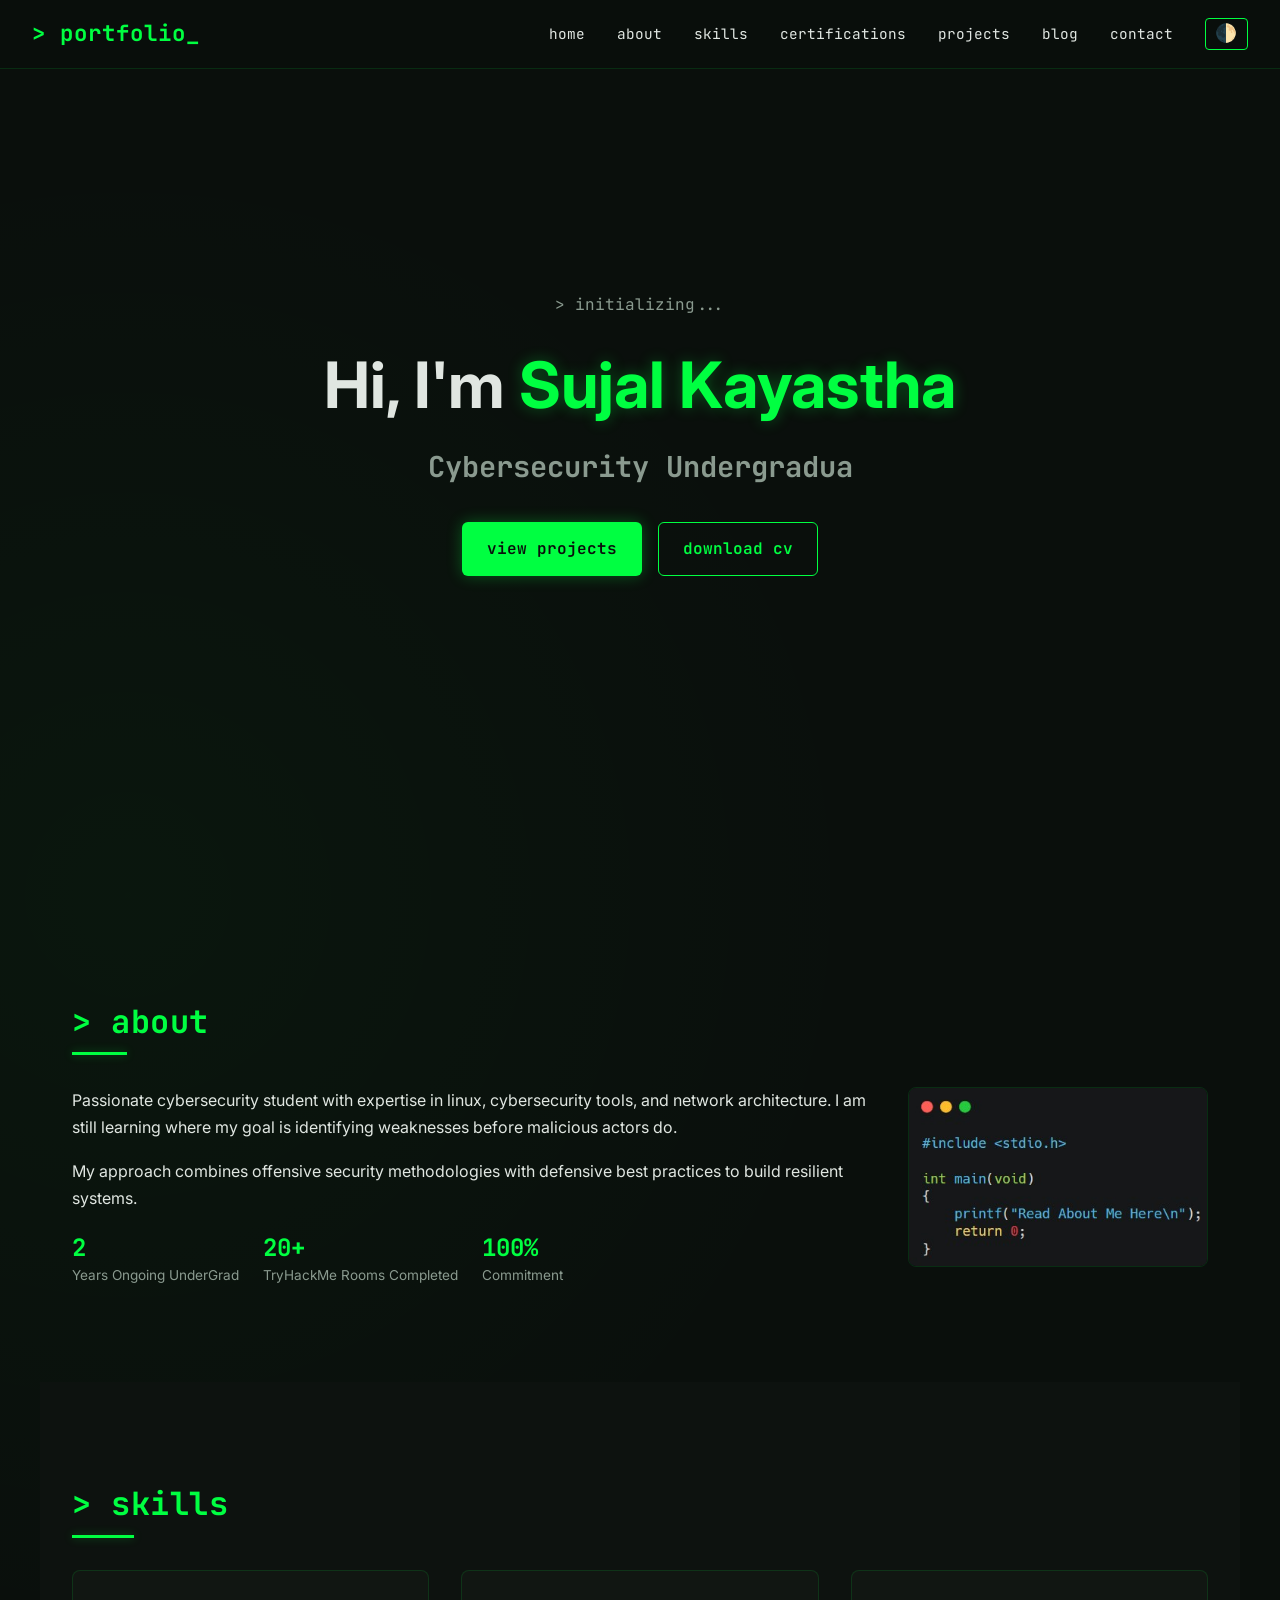
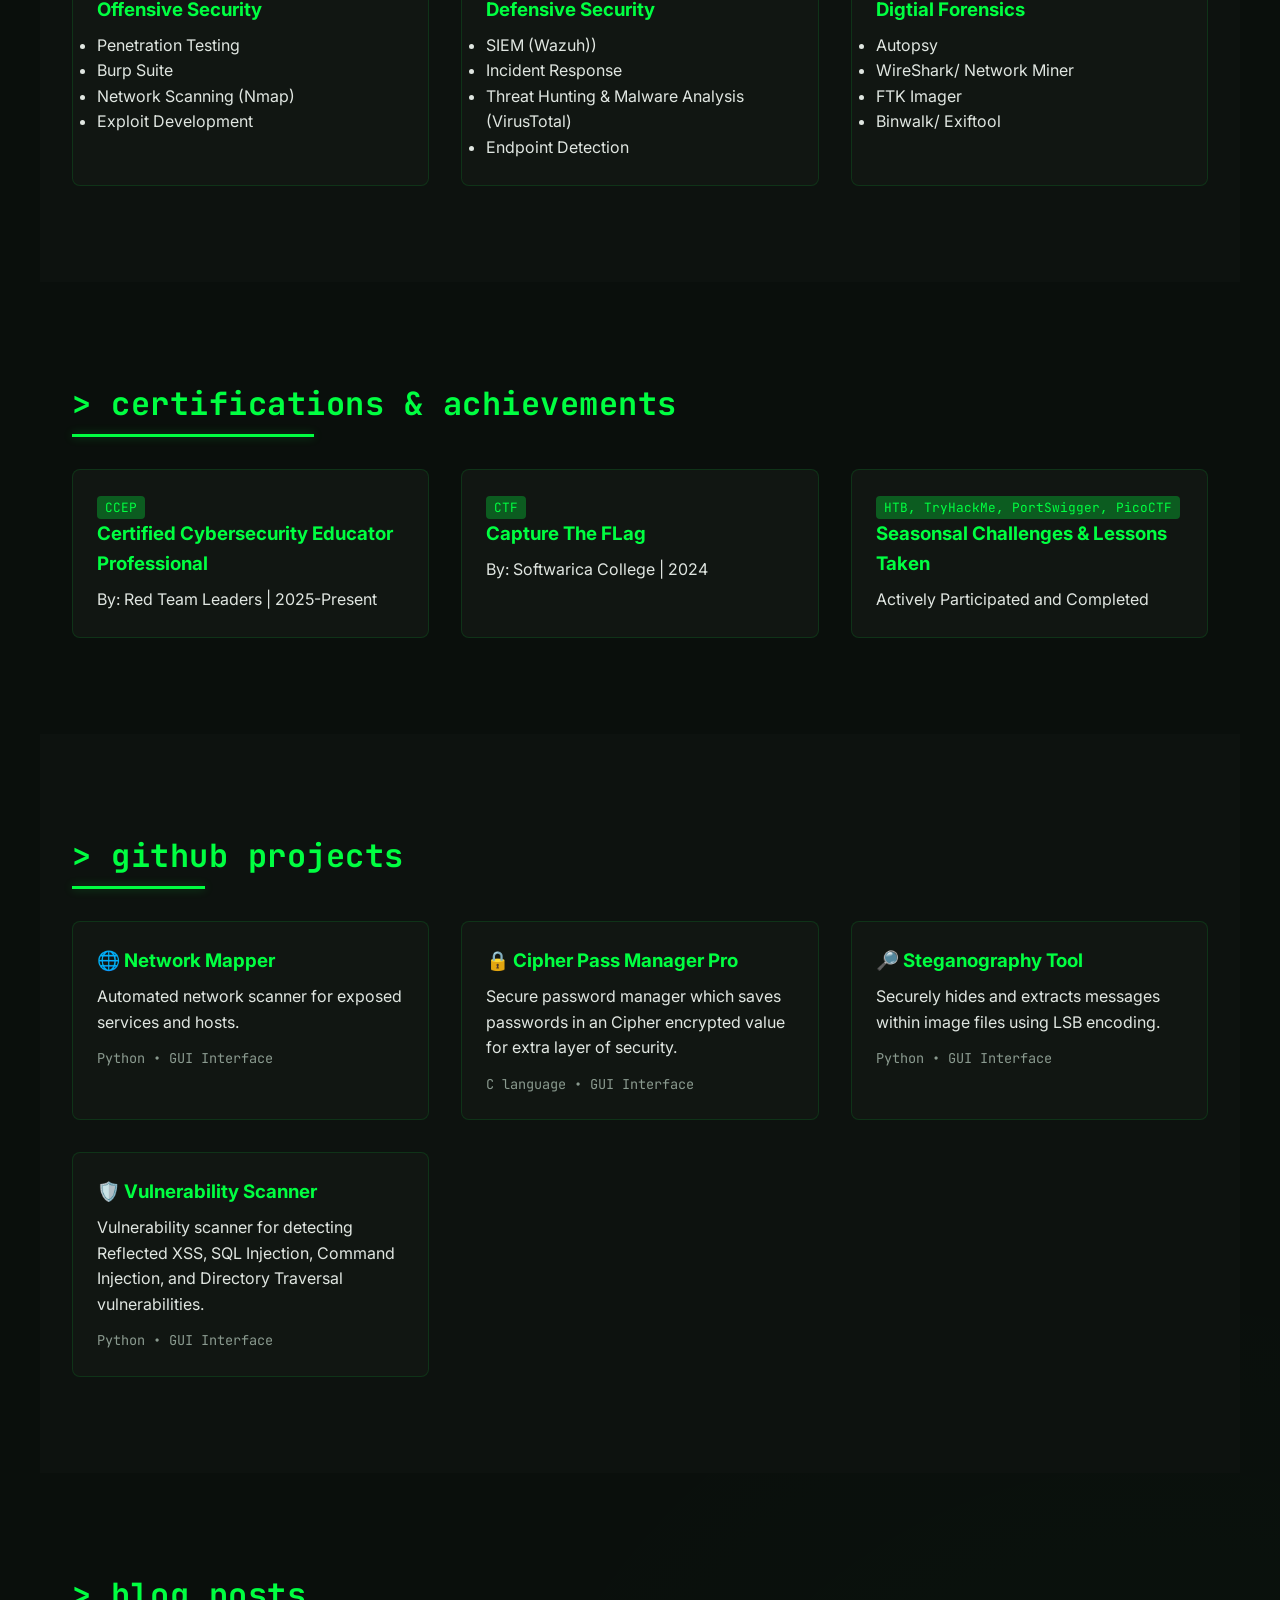
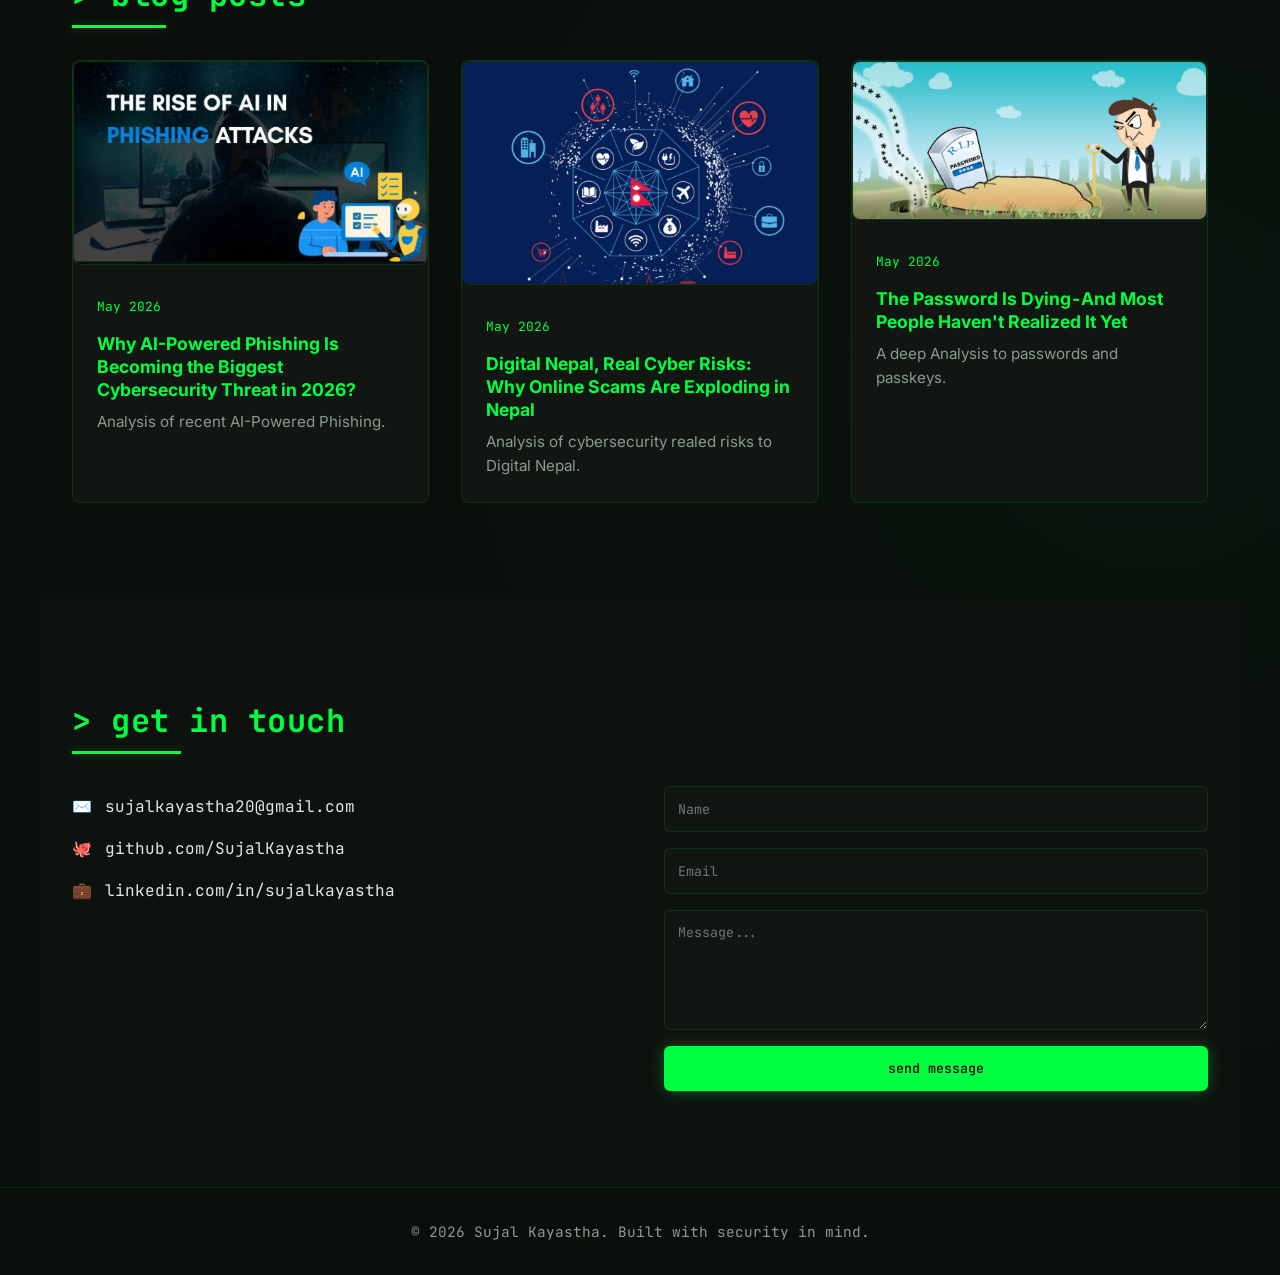
<file: src/index.html>
<!DOCTYPE html>
<html lang="en">
<head>
    <meta charset="UTF-8">
    <meta name="viewport" content="width=device-width, initial-scale=1.0">
    <title>Sujal Kayastha | Portfolio</title>
    <meta name="description" content="Cybersecurity professional portfolio showcasing skills, projects, certifications, and blog posts.">
    
    <!-- FAVICON: Replace with your own in assets/ -->
    <link rel="icon" href="assets/favicon.ico" type="image/x-icon">
    
    <!-- Fonts: Terminal-style + Modern Sans -->
    <link rel="preconnect" href="https://fonts.googleapis.com">
    <link rel="preconnect" href="https://fonts.gstatic.com" crossorigin>
    <link href="https://fonts.googleapis.com/css2?family=JetBrains+Mono:wght@400;700&family=Inter:wght@300;400;600;700&display=swap" rel="stylesheet">
    
    <link rel="stylesheet" href="css/style.css">
    <!-- Ensures CSS knows if JS is loaded -->
    <script>document.documentElement.classList.add('js-loaded');</script>
    </head>
<body>
    <!-- NAVIGATION -->
    <nav class="navbar">
        <div class="logo">&gt; portfolio<span class="cursor">_</span></div>
        <button class="menu-toggle" aria-label="Toggle menu">☰</button>
        <ul class="nav-links">
            <li><a href="#home">home</a></li>
            <li><a href="#about">about</a></li>
            <li><a href="#skills">skills</a></li>
            <li><a href="#certifications">certifications</a></li>
            <li><a href="#projects">projects</a></li>
            <li><a href="#blog">blog</a></li>
            <li><a href="#contact">contact</a></li>
            <li><button id="theme-toggle" aria-label="Toggle theme">🌓</button></li>
        </ul>
    </nav>

    <main>
        <!-- HOME / HERO -->
        <section id="home" class="hero">
            <div class="hero-content animate-on-scroll">
                <p class="terminal-prompt">&gt; initializing...</p>
                <h1>Hi, I'm <span class="highlight">Sujal Kayastha</span></h1>
                <h2 class="typewriter">Cybersecurity Undergraduate </h2>
                <div class="cta-buttons">
                    <a href="#projects" class="btn btn-primary">view projects</a>
                    <a href="cv/cv.pdf" class="btn btn-secondary" download>download cv</a>
                </div>
            </div>
        </section>

        <!-- ABOUT -->
        <section id="about" class="section">
            <div class="container">
                <h2 class="section-title animate-on-scroll">&gt; about</h2>
                <div class="about-grid animate-on-scroll">
                    <div class="about-text">
                        <!-- EDIT: Replace with your bio -->
                        <p>Passionate cybersecurity student with expertise in linux, cybersecurity tools, and network architecture. I am still learning where my goal is identifying weaknesses before malicious actors do.</p>
                        <p>My approach combines offensive security methodologies with defensive best practices to build resilient systems.</p>
                        <div class="stats">
                            <div class="stat"><span class="number">2</span><span class="label">Years Ongoing UnderGrad</span></div>
                            <div class="stat"><span class="number">20+</span><span class="label">TryHackMe Rooms Completed</span></div>
                            <div class="stat"><span class="number">100%</span><span class="label">Commitment</span></div>
                        </div>
                    </div>
                    <!-- EDIT: Replace src with your photo -->
                    <div class="about-image">
                    <img src="assets/about.jpg" alt="About me photo" width="393" height="235" loading="lazy">
                    </div>
                </div>
            </div>
        </section>

        <!-- SKILLS -->
        <section id="skills" class="section bg-alt">
            <div class="container">
                <h2 class="section-title animate-on-scroll">&gt; skills</h2>
                <div class="skills-grid">
                    <!-- EDIT: Add/remove skill categories and items -->
                    <div class="skill-card animate-on-scroll">
                        <h3>Offensive Security</h3>
                        <ul>
                            <li>Penetration Testing</li>
                            <li>Burp Suite</li>
                            <li>Network Scanning (Nmap)</li>
                            <li>Exploit Development</li>
                        </ul>
                    </div>
                    <div class="skill-card animate-on-scroll">
                        <h3>Defensive Security</h3>
                        <ul>
                            <li>SIEM (Wazuh))</li>
                            <li>Incident Response</li>
                            <li>Threat Hunting & Malware Analysis (VirusTotal)</li>
                            <li>Endpoint Detection</li>
                        </ul>
                    </div>
                    <div class="skill-card animate-on-scroll">
                        <h3>Digtial Forensics</h3>
                        <ul>
                            <li>Autopsy</li>
                            <li>WireShark/ Network Miner</li>
                            <li>FTK Imager</li>
                            <li>Binwalk/ Exiftool</li>
                        </ul>
                    </div>
                </div>
            </div>
        </section>

        <!-- CERTIFICATIONS & ACHIEVEMENTS -->
        <section id="certifications" class="section">
            <div class="container">
                <h2 class="section-title animate-on-scroll">&gt; certifications & achievements</h2>
                <div class="certs-grid">
                    <!-- EDIT: Replace with your certs -->
                    <div class="cert-card animate-on-scroll">
                        <span class="cert-badge">CCEP</span>
                        <h3>Certified Cybersecurity Educator Professional</h3>
                        <p>By: Red Team Leaders | 2025-Present</p>
                    </div>
                    <div class="cert-card animate-on-scroll">
                        <span class="cert-badge">CTF</span>
                        <h3>Capture The FLag</h3>
                        <p>By: Softwarica College | 2024</p>
                    </div>
                    <div class="cert-card animate-on-scroll">
                        <span class="cert-badge">HTB, TryHackMe, PortSwigger, PicoCTF</span>
                        <h3>Seasonsal Challenges & Lessons Taken</h3>
                        <p>Actively Participated and Completed</p>
                    </div>
                </div>
            </div>
        </section>

        <!-- GITHUB PROJECTS -->
        <section id="projects" class="section bg-alt">
            <div class="container">
                <h2 class="section-title animate-on-scroll">&gt; github projects</h2>
                <div class="projects-grid">
                    <!-- EDIT: Replace with your GitHub projects -->
                    <a href="https://github.com/SujalKayastha/Network-Mapper-Python" target="_blank" class="project-card animate-on-scroll">
                        <h3>🌐 Network Mapper</h3>
                        <p>Automated network scanner for exposed services and hosts.</p>
                        <span class="tech-tags">Python • GUI Interface </span>
                    </a>
                    <a href="https://github.com/SujalKayastha/Cipher-Pass-Manager-Pro" target="_blank" class="project-card animate-on-scroll">
                        <h3>🔒 Cipher Pass Manager Pro</h3>
                        <p>Secure password manager which saves passwords in an Cipher encrypted value for extra layer of security.</p>
                        <span class="tech-tags">C language • GUI Interface</span>
                    </a>
                    <a href="https://github.com/SujalKayastha/Steganography-Tool-GUI" target="_blank" class="project-card animate-on-scroll"> 
                        <h3>🔎 Steganography Tool</h3>
                        <p>Securely hides and extracts messages within image files using LSB encoding.</p>
                        <span class="tech-tags">Python • GUI Interface </span>

                    </a>
                    <a href="https://github.com/SujalKayastha/Vulnerability-Scanner-GUI"
                    target="_blank"
                    class="project-card animate-on-scroll project-card--center">
                        <h3>🛡️ Vulnerability Scanner</h3>
                        <p>Vulnerability scanner for detecting Reflected XSS, SQL Injection, Command Injection, and Directory Traversal vulnerabilities.</p>
                        <span class="tech-tags">Python • GUI Interface</span>
                    </a>
                </div>
            </div>
        </section>

        <!-- BLOG / MEDIUM -->
        <section id="blog" class="section">
            <div class="container">
                <h2 class="section-title animate-on-scroll">&gt; blog posts</h2>
                <div class="blog-grid">
                    <!-- EDIT: Replace with your Medium article links -->
                    <a href="https://medium.com/@sujalkayastha20/why-ai-powered-phishing-is-becoming-the-biggest-cybersecurity-threat-in-2026-1c405f93f316?source=friends_link&sk=066c619f28b89e7d3f2a10c5d58dc5dd" target="_blank" class="blog-card animate-on-scroll">
                    <div class="blog-image-wrapper"><img src="assets/phishing.jpg" alt="Phishing article thumbnail"  width="936" height="533" loading="lazy"></div>
                        <span class="date">May 2026</span>
                        <h3>Why AI-Powered Phishing Is Becoming the Biggest Cybersecurity Threat in 2026?</h3>
                        <p>Analysis of recent AI-Powered Phishing.</p>
                    </a>
                    <a href="https://medium.com/@sujalkayastha20/digital-nepal-real-cyber-risks-why-online-scams-are-exploding-in-nepal-21513e565d72" target="_blank" class="blog-card animate-on-scroll">
                    <div class="blog-image-wrapper"><img src="assets/DigitalNepal.jpg" alt="Phishing article thumbnail"  width="998" height="625" loading="lazy"></div>
                        <span class="date">May 2026</span>
                        <h3>Digital Nepal, Real Cyber Risks: Why Online Scams Are Exploding in Nepal</h3>
                        <p>Analysis of cybersecurity realed risks to Digital Nepal.</p>
                    </a>
                    <a href="https://medium.com/@sujalkayastha20/the-password-is-dying-and-most-people-havent-realized-it-yet-7684ecb46392" target="_blank" class="blog-card animate-on-scroll">
                        <div class="blog-image-wrapper"><img src="assets/password.jpg" alt="Phishing article thumbnail"  width="998" height="442" loading="lazy"></div>
                        <span class="date">May 2026</span>
                        <h3>The Password Is Dying - And Most People Haven't Realized It Yet</h3>
                        <p>A deep Analysis to passwords and passkeys.</p>
                    </a>
                </div>
            </div>
        </section>

        <!-- CONTACT -->
        <section id="contact" class="section bg-alt">
            <div class="container">
                <h2 class="section-title animate-on-scroll">&gt; get in touch</h2>
                <div class="contact-grid animate-on-scroll">
                    <div class="contact-info">
                        <!-- EDIT: Replace with your actual links -->
                        <a href="mailto:sujalkayastha20@gmail.com" class="contact-item">
                            <span class="icon">✉️</span> sujalkayastha20@gmail.com
                        </a>
                        <a href="https://github.com/SujalKayastha" target="_blank" class="contact-item">
                            <span class="icon">🐙</span> github.com/SujalKayastha
                        </a>
                        <a href="https://www.linkedin.com/in/sujalkayastha/" target="_blank" class="contact-item">
                            <span class="icon">💼</span> linkedin.com/in/sujalkayastha
                        </a>
                    </div>
                    <form class="contact-form" action="https://formspree.io/f/mkoyvbwb" method="POST">
                        <input type="text" name="name" placeholder="Name" required>
                        <input type="email" name="email" placeholder="Email" required>
                        <textarea name="message" placeholder="Message..." required></textarea>
                        <button type="submit" class="btn btn-primary">send message</button>
                    </form>
                </div>
            </div>
        </section>
    </main>

    <footer>
        <p>&copy; <span id="year"></span> Sujal Kayastha. Built with security in mind.</p>
    </footer>

    <script src="js/script.js"></script>
</body>
</html>
</file>
<file: src/css/style.css>
:root {
    /* Dark Theme (Default) */
    --bg: #0a0f0c;
    --bg-alt: #0d120f;
    --text: #e0e6e1;
    --text-muted: #8a9a8f;
    --accent: #00ff41;
    --accent-glow: rgba(0, 255, 65, 0.3);
    --card-bg: #111612;
    --border: #00ff4120;
    --shadow: 0 4px 20px rgba(0, 255, 65, 0.08);
    --terminal: 'JetBrains Mono', monospace;
    --body: 'Inter', sans-serif;
}

.light-mode {
    --bg: #f5f7f5;
    --bg-alt: #e8ecea;
    --text: #1a241e;
    --text-muted: #5a6a5f;
    --accent: #008f23;
    --accent-glow: rgba(0, 143, 35, 0.2);
    --card-bg: #ffffff;
    --border: #008f2330;
    --shadow: 0 4px 20px rgba(0, 143, 35, 0.08);
}

* {
    margin: 0;
    padding: 0;
    box-sizing: border-box;
    scroll-behavior: smooth;
}

body {
    font-family: var(--body);
    background-color: var(--bg);
    color: var(--text);
    line-height: 1.6;
    transition: background-color 0.4s ease, color 0.4s ease;
    background-image: radial-gradient(circle at 10% 20%, rgba(0, 255, 65, 0.03) 0%, transparent 20%),
                      radial-gradient(circle at 90% 80%, rgba(0, 255, 65, 0.02) 0%, transparent 20%);
}

/* NAVBAR */
.navbar {
    position: fixed;
    top: 0;
    width: 100%;
    background: rgba(10, 15, 12, 0.85);
    backdrop-filter: blur(10px);
    padding: 1rem 2rem;
    display: flex;
    justify-content: space-between;
    align-items: center;
    z-index: 1000;
    border-bottom: 1px solid var(--border);
}

.light-mode .navbar { background: rgba(245, 247, 245, 0.9); }

.logo {
    font-family: var(--terminal);
    font-weight: 700;
    font-size: 1.4rem;
    color: var(--accent);
    letter-spacing: 1px;
}

.cursor { animation: blink 1s infinite; }

.nav-links {
    display: flex;
    list-style: none;
    gap: 2rem;
    align-items: center;
}

.nav-links a {
    color: var(--text);
    text-decoration: none;
    font-family: var(--terminal);
    font-size: 0.9rem;
    position: relative;
    padding: 0.2rem 0;
    transition: color 0.3s;
}

.nav-links a::after {
    content: '';
    position: absolute;
    bottom: -2px;
    left: 0;
    width: 0;
    height: 2px;
    background: var(--accent);
    transition: width 0.3s;
}

.nav-links a:hover { color: var(--accent); }
.nav-links a:hover::after { width: 100%; }

#theme-toggle {
    background: none;
    border: 1px solid var(--accent);
    color: var(--accent);
    padding: 0.3rem 0.6rem;
    border-radius: 4px;
    cursor: pointer;
    font-size: 1.1rem;
    transition: all 0.3s;
}

#theme-toggle:hover {
    background: var(--accent);
    color: var(--bg);
}

.menu-toggle {
    display: none;
    background: none;
    border: none;
    color: var(--text);
    font-size: 1.5rem;
    cursor: pointer;
}

/* SECTIONS */
section {
    padding: 6rem 2rem;
    max-width: 1200px;
    margin: 0 auto;
}

.section-title {
    font-family: var(--terminal);
    font-size: 2rem;
    color: var(--accent);
    margin-bottom: 3rem;
    position: relative;
    display: inline-block;
}

.section-title::after {
    content: '';
    position: absolute;
    bottom: -8px;
    left: 0;
    width: 40%;
    height: 3px;
    background: var(--accent);
    box-shadow: 0 0 10px var(--accent-glow);
}

.bg-alt { background: var(--bg-alt); }

/* HERO */
.hero {
    height: 100vh;
    display: flex;
    align-items: center;
    justify-content: center;
    text-align: center;
    padding-top: 4rem;
}

.terminal-prompt {
    font-family: var(--terminal);
    color: var(--text-muted);
    margin-bottom: 1rem;
}

.hero h1 {
    font-size: clamp(2.5rem, 5vw, 4rem);
    margin-bottom: 0.5rem;
}

.highlight {
    color: var(--accent);
    text-shadow: 0 0 15px var(--accent-glow);
}

.typewriter {
    font-family: var(--terminal);
    font-size: clamp(1.2rem, 3vw, 1.8rem);
    color: var(--text-muted);
    margin-bottom: 2rem;
    min-height: 2rem;
}

.cta-buttons {
    display: flex;
    gap: 1rem;
    justify-content: center;
    flex-wrap: wrap;
}

.btn {
    padding: 0.8rem 1.5rem;
    border-radius: 6px;
    text-decoration: none;
    font-weight: 600;
    font-family: var(--terminal);
    transition: all 0.3s;
    border: 1px solid transparent;
}

.btn-primary {
    background: var(--accent);
    color: var(--bg);
    box-shadow: 0 0 15px var(--accent-glow);
}

.btn-secondary {
    background: transparent;
    color: var(--accent);
    border: 1px solid var(--accent);
}

.btn:hover {
    transform: translateY(-2px);
    box-shadow: 0 5px 20px var(--accent-glow);
}

/* GRIDS */
.about-grid, .skills-grid, .certs-grid, .projects-grid, .blog-grid, .contact-grid {
    display: grid;
    gap: 2rem;
}

.about-grid { grid-template-columns: 1fr 300px; align-items: center; }
.about-image .image-placeholder {
    width: 100%;
    aspect-ratio: 1;
    background: var(--card-bg);
    border: 1px dashed var(--accent);
    display: flex;
    align-items: center;
    justify-content: center;
    color: var(--text-muted);
    font-family: var(--terminal);
    border-radius: 8px;
}

.skills-grid, .projects-grid, .blog-grid { grid-template-columns: repeat(auto-fit, minmax(280px, 1fr)); }
.certs-grid { grid-template-columns: repeat(auto-fit, minmax(250px, 1fr)); }

.contact-grid {
    grid-template-columns: 1fr 1fr;
    align-items: start;
    gap: 3rem;
}

/* CARDS */
.skill-card, .cert-card, .project-card, .blog-card {
    background: var(--card-bg);
    padding: 1.5rem;
    border-radius: 8px;
    border: 1px solid var(--border);
    transition: all 0.3s;
}

.skill-card h3, .cert-card h3, .project-card h3, .blog-card h3 {
    color: var(--accent);
    margin-bottom: 0.5rem;
}

.cert-badge {
    background: var(--accent-glow);
    color: var(--accent);
    padding: 0.2rem 0.5rem;
    border-radius: 4px;
    font-size: 0.8rem;
    font-family: var(--terminal);
}

.tech-tags {
    display: block;
    margin-top: 0.8rem;
    font-size: 0.85rem;
    color: var(--text-muted);
    font-family: var(--terminal);
}

.project-card, .blog-card {
    text-decoration: none;
    color: var(--text);
    display: block;
}

.project-card:hover, .blog-card:hover {
    transform: translateY(-5px);
    border-color: var(--accent);
    box-shadow: var(--shadow);
}

.stats {
    display: flex;
    gap: 2rem;
    margin-top: 1.5rem;
}

.stat { display: flex; flex-direction: column; align-items: center; }
.stat .number { font-family: var(--terminal); font-size: 1.5rem; color: var(--accent); font-weight: bold; }
.stat .label { font-size: 0.85rem; color: var(--text-muted); }

/* CONTACT */
.contact-item {
    display: flex;
    align-items: center;
    gap: 0.8rem;
    color: var(--text);
    text-decoration: none;
    padding: 0.5rem 0;
    font-family: var(--terminal);
    transition: color 0.3s;
}

.contact-item:hover { color: var(--accent); }

.contact-form {
    display: flex;
    flex-direction: column;
    gap: 1rem;
}

.contact-form input, .contact-form textarea {
    background: var(--card-bg);
    border: 1px solid var(--border);
    padding: 0.8rem;
    color: var(--text);
    font-family: var(--terminal);
    border-radius: 6px;
}

.contact-form textarea { min-height: 120px; resize: vertical; }

.contact-form input:focus, .contact-form textarea:focus {
    outline: none;
    border-color: var(--accent);
    box-shadow: 0 0 10px var(--accent-glow);
}

/* FOOTER */
footer {
    text-align: center;
    padding: 2rem;
    color: var(--text-muted);
    font-family: var(--terminal);
    font-size: 0.9rem;
    border-top: 1px solid var(--border);
}

/* ANIMATIONS */
/* Default: VISIBLE for non-JS or fallback */
.animate-on-scroll {
    opacity: 1;
    transform: translateY(0);
    transition: opacity 0.6s ease-out, transform 0.6s ease-out;
}

/* Only hide if JS successfully loaded */
.js-loaded .animate-on-scroll {
    opacity: 0;
    transform: translateY(30px);
}

.js-loaded .animate-on-scroll.visible {
    opacity: 1;
    transform: translateY(0);
}

.animate-on-scroll.visible {
    opacity: 1;
    transform: translateY(0);
}

@keyframes blink {
    0%, 100% { opacity: 1; }
    50% { opacity: 0; }
}

/* RESPONSIVE */
@media (max-width: 768px) {
    .nav-links {
        position: fixed;
        top: 0;
        right: -100%;
        height: 100vh;
        width: 70%;
        background: var(--bg-alt);
        flex-direction: column;
        padding: 5rem 2rem;
        transition: right 0.3s;
        border-left: 1px solid var(--border);
    }

    .nav-links.active { right: 0; }
    .menu-toggle { display: block; z-index: 1001; }
    .about-grid, .contact-grid { grid-template-columns: 1fr; }
    .hero { padding: 4rem 1.5rem; }
    section { padding: 4rem 1.5rem; }
}

@media (prefers-reduced-motion: reduce) {
    .animate-on-scroll { transition: none; opacity: 1; transform: none; }
    .btn, .nav-links a, .project-card, .blog-card { transition: none; }
}

/* ===== AUTO-FIXED: Image & Layout Enhancements ===== */

/* Blog card image wrapper */
.blog-image-wrapper {
    overflow: hidden;
    border-radius: 8px 8px 0 0;
    margin: -1.5rem -1.5rem 1rem -1.5rem;
    background: var(--card-bg);
}

.blog-image-wrapper img {
    margin: 0;
    border-radius: 0;
    border: none;
    width: 100%;
    height: auto;
    display: block;
}

/* Image handling for about and blog */
.about-image img,
.blog-card img {
    width: 100%;
    height: auto;
    display: block;
    border-radius: 8px;
    object-fit: cover;
    margin-bottom: 1rem;
    border: 1px solid var(--border);
    transition: transform 0.3s ease;
}

.about-image img:hover,
.blog-card img:hover {
    transform: scale(1.02);
}

/* Blog card flex layout for consistent height */
.blog-card {
    display: flex;
    flex-direction: column;
    height: 100%;
    padding: 1.5rem;
    text-align: left;
}

.blog-card .date {
    font-family: var(--terminal);
    font-size: 0.8rem;
    color: var(--accent);
    margin-bottom: 0.5rem;
    display: block;
}

.blog-card h3 {
    margin: 0.5rem 0;
    line-height: 1.3;
    font-size: 1.1rem;
}

.blog-card p {
    color: var(--text-muted);
    font-size: 0.95rem;
    margin-bottom: 0;
    flex-grow: 1;
}

/* About section improvements */
.about-text p {
    margin-bottom: 1rem;
    text-align: left;
    line-height: 1.7;
}

.about-grid {
    align-items: start;
    gap: 2.5rem;
}

.about-image {
    display: flex;
    justify-content: center;
}

.about-image img {
    max-width: 400px;
    margin: 0;
}

/* Stats alignment */
.stats {
    display: flex;
    gap: 1.5rem;
    margin-top: 1.5rem;
    justify-content: flex-start;
    flex-wrap: wrap;
}

.stat {
    display: flex;
    flex-direction: column;
    align-items: flex-start;
}

.stat .number {
    font-family: var(--terminal);
    font-size: 1.5rem;
    color: var(--accent);
    font-weight: bold;
    line-height: 1;
}

.stat .label {
    font-size: 0.85rem;
    color: var(--text-muted);
    margin-top: 0.3rem;
}

/* Project card center alignment helper */
.project-card--center {
    display: flex;
    flex-direction: column;
    justify-content: center;
}

/* Responsive refinements */
@media (max-width: 768px) {
    .about-grid {
        grid-template-columns: 1fr;
        text-align: center;
    }
    
    .about-text p {
        text-align: center;
    }
    
    .stats {
        justify-content: center;
    }
    
    .stat {
        align-items: center;
    }
    
    .blog-image-wrapper {
        margin: -1.5rem -1.5rem 1rem -1.5rem;
    }
    
    .blog-card img {
        aspect-ratio: 16/9;
        object-fit: cover;
    }
}

/* Ensure section titles stay terminal-style but readable */
.section-title {
    font-family: var(--terminal);
    font-size: clamp(1.5rem, 4vw, 2rem);
    color: var(--accent);
    margin-bottom: 2.5rem;
    position: relative;
    display: inline-block;
    letter-spacing: 0.5px;
}

.section-title::after {
    content: '';
    position: absolute;
    bottom: -8px;
    left: 0;
    width: 40%;
    height: 3px;
    background: var(--accent);
    box-shadow: 0 0 10px var(--accent-glow);
}
</file>
